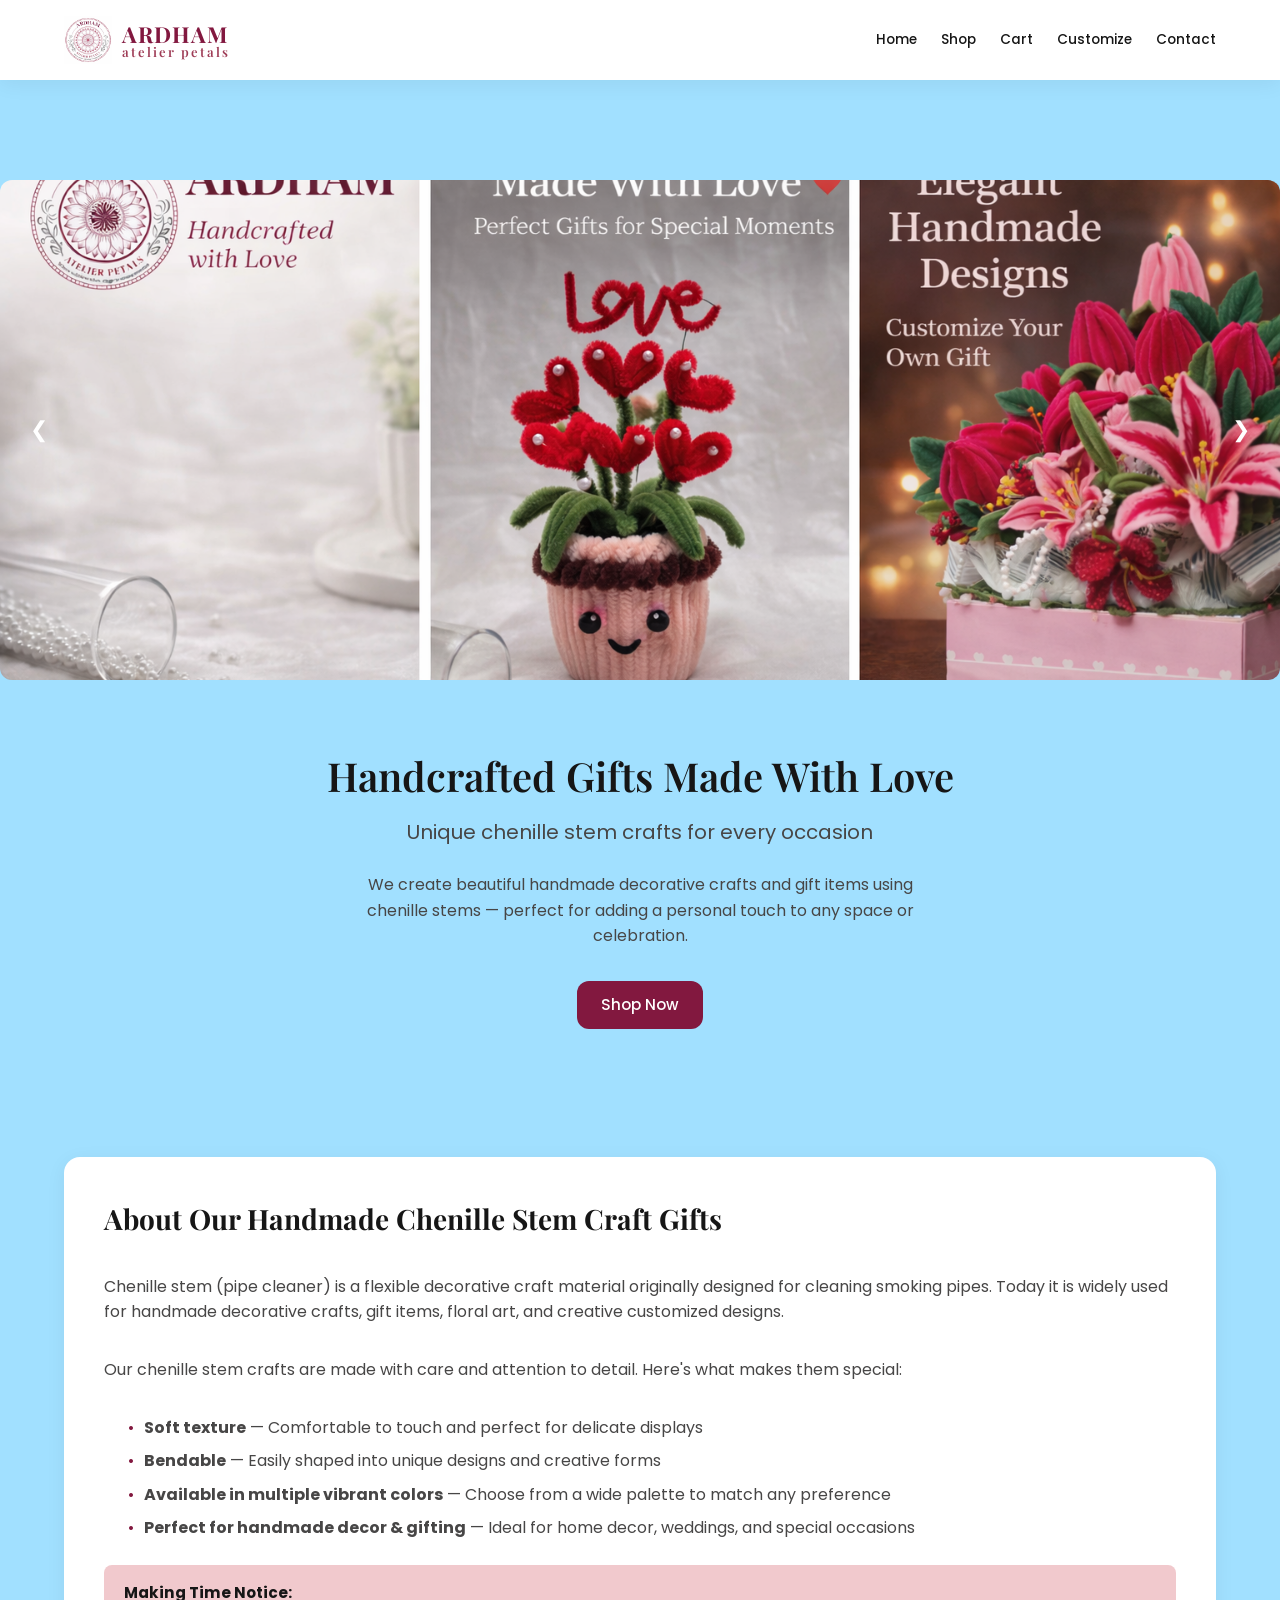
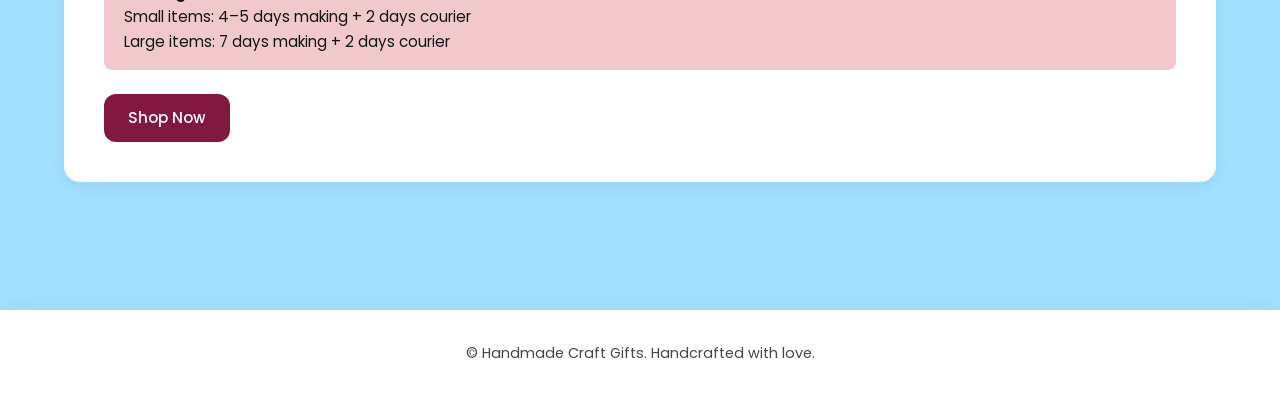
<file: index.html>
<!DOCTYPE html>
<html lang="en">
<head>
  <meta charset="UTF-8">
  <meta name="viewport" content="width=device-width, initial-scale=1.0">
  <title>Handmade Craft Gifts | Handcrafted With Love</title>

  <link rel="stylesheet" href="css/style.css">
  <link rel="stylesheet" href="https://cdn.jsdelivr.net/npm/bootstrap-icons@1.11.3/font/bootstrap-icons.css">

  <!-- ✅ Google Verification -->
  <meta name="google-site-verification" content="9LGcnX-VJD1yCaJr8x2S-STRRF8yaA0LdOqLFJ4HNm4" />

  <!-- ✅ Favicon -->
  <link rel="icon" href="/favicon.ico" type="image/x-icon">

  <!-- ✅ Logo Schema for Google -->
  <script type="application/ld+json">
  {
    "@context": "https://schema.org",
    "@type": "Organization",
    "name": "Ardham Gift",
    "url": "https://ardhamgift.com/",
    "logo": "https://ardhamgift.com/assets/logo.png"
  }
  </script>

</head>
<body>
  <!-- Header -->
<header class="header">
  <div class="container header-inner">
    
    <a href="index.html" class="logo" style="display:flex; align-items:center; gap:10px; text-decoration:none;">
      
      <img src="assets/logo.png" alt="ARDHAM" style="height:50px;">

      <div style="display:flex; flex-direction:column; line-height:1;">
        <span style="font-size:22px; font-weight:700; letter-spacing:1px; color:#82183f;">
          ARDHAM
        </span>
        <span style="font-size:13px; color:#9f3d57; letter-spacing:2px; text-transform:lowercase;">
          atelier petals
        </span>
      </div>

    </a>
  <button class="hamburger" aria-label="Toggle navigation">
        <span></span>
        <span></span>
        <span></span>
      </button>

      <nav class="nav">
        <a href="index.html">Home</a>
        <a href="shop.html">Shop</a>
        <a href="cart.html">Cart</a>
        <a href="customize.html">Customize</a>
        <a href="contact.html">Contact</a>
      </nav>

  </div>
</header>


  <main>

    <!-- Hero Section -->
     <div></div>
     <section class="image-slider">

  <div class="slider-container">

  <button class="slider-btn prev">&#10094;</button>

    <div class="slider">
      <img src="assets/Editimage1.png">
      <img src="assets/Editimage2.png">
      <img src="assets/Editimage3.png">
    </div>

 <button class="slider-btn next">&#10095;</button>
  </div>

</section>
     
    <section class="hero">
      <div class="container">
       

        <h1>Handcrafted Gifts Made With Love</h1>
        <p class="hero-tagline">Unique chenille stem crafts for every occasion</p>
        <p class="hero-intro">
          We create beautiful handmade decorative crafts and gift items using chenille stems — 
          perfect for adding a personal touch to any space or celebration.
        </p>
        <a href="shop.html" class="btn btn-primary">Shop Now</a>
      </div>
    </section>
    

    <!-- About Product Section -->
    <section class="section">
      <div class="container">
        <div class="about-product">
          <h2>About Our Handmade Chenille Stem Craft Gifts</h2>
          <p>
            Chenille stem (pipe cleaner) is a flexible decorative craft material originally designed 
            for cleaning smoking pipes. Today it is widely used for handmade decorative crafts, gift 
            items, floral art, and creative customized designs.
          </p>
          <p>
            Our chenille stem crafts are made with care and attention to detail. Here's what makes 
            them special:
          </p>
          <ul>
            <li><strong>Soft texture</strong> — Comfortable to touch and perfect for delicate displays</li>
            <li><strong>Bendable</strong> — Easily shaped into unique designs and creative forms</li>
            <li><strong>Available in multiple vibrant colors</strong> — Choose from a wide palette to match any preference</li>
            <li><strong>Perfect for handmade decor & gifting</strong> — Ideal for home decor, weddings, and special occasions</li>
          </ul>
          <div class="timeline-notice">
            <strong>Making Time Notice:</strong><br>
            Small items: 4–5 days making + 2 days courier<br>
            Large items: 7 days making + 2 days courier
          </div>
          <a href="shop.html" class="btn btn-primary">Shop Now</a>
        </div>
      </div>
    </section>
  </main>

  <!-- Footer -->
  <footer class="footer">
    <div class="container footer-inner">
      <p>&copy; Handmade Craft Gifts. Handcrafted with love.</p>
    </div>
  </footer>
<!-- MOBILE BOTTOM NAV -->
<div class="mobile-bottom-nav">

  <a href="index.html" class="nav-item active">
    <i class="bi bi-house"></i>
    <p>Home</p>
  </a>

  <a href="shop.html" class="nav-item">
    <i class="bi bi-grid"></i>
    <p>Shop</p>
  </a>

  <a href="cart.html" class="nav-item">
    <i class="bi bi-cart"></i>
    <p>Cart</p>
  </a>

  <a href="customize.html" class="nav-item">
    <i class="bi bi-chat"></i>
    <p>Customize</p>
  </a>

  <a href="contact.html" class="nav-item">
    <i class="bi bi-person"></i>
    <p>Contact</p>
  </a>

</div>
    <script src="js/script.js"></script>
  <script>

let slider = document.querySelector(".slider")
let slides = document.querySelectorAll(".slider img")

let index = 0

function showSlide(){

  if(index >= slides.length){
    index = 0
  }

  if(index < 0){
    index = slides.length - 1
  }

  slider.style.transform = "translateX(" + (-index * 100) + "%)"

}

/* buttons */

document.querySelector(".next").onclick = ()=>{
  index++
  showSlide()
}

document.querySelector(".prev").onclick = ()=>{
  index--
  showSlide()
}

/* auto slide */

// setInterval(()=>{
//   index++
//   showSlide()
// },7000)

</script>
</body>
</html>
</file>
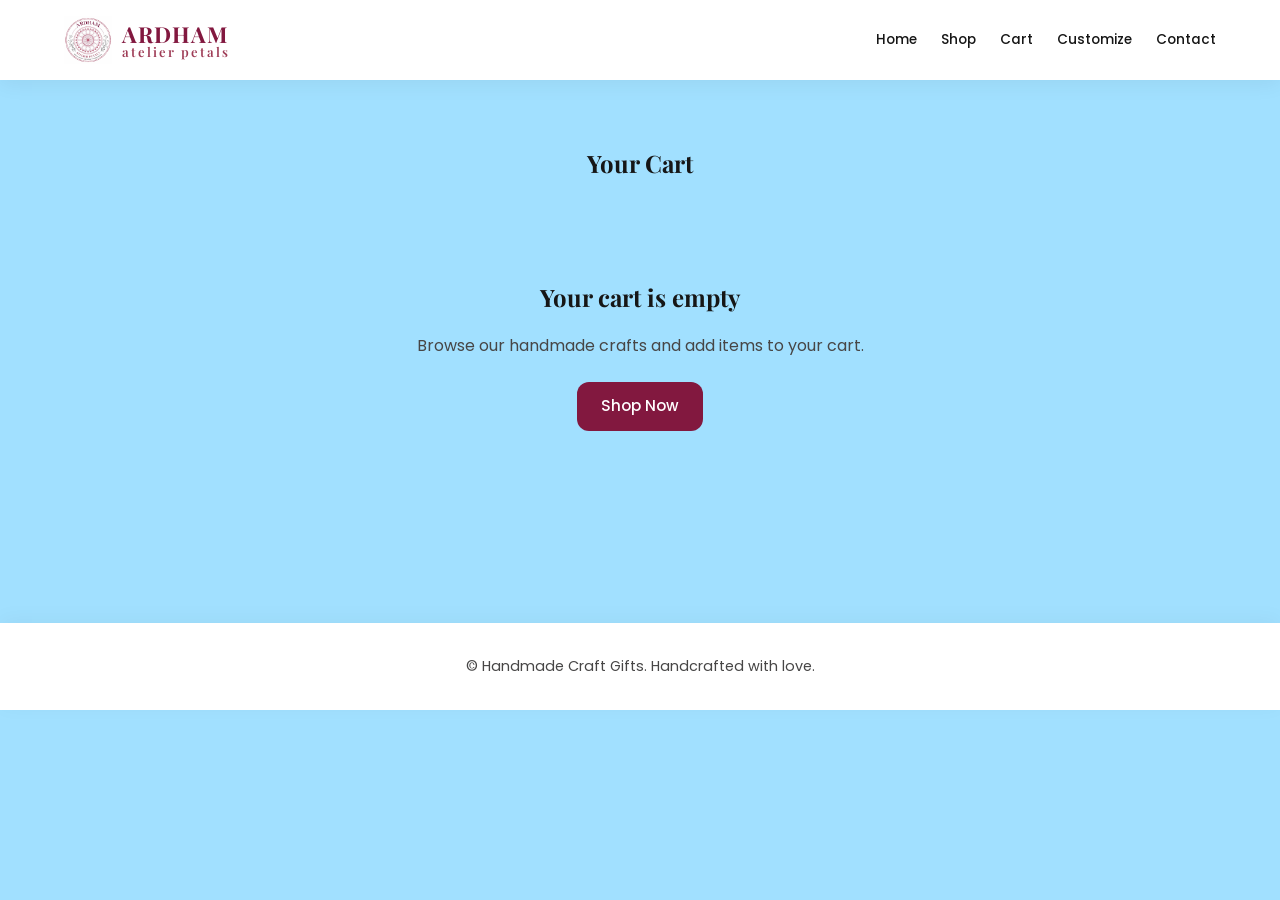
<file: cart.html>
<!DOCTYPE html>
<html lang="en">
<head>
  <meta charset="UTF-8">
  <meta name="viewport" content="width=device-width, initial-scale=1.0">
  <title>Handmade Craft Gifts | Handcrafted With Love</title>

  <link rel="stylesheet" href="css/style.css">
  <link rel="stylesheet" href="https://cdn.jsdelivr.net/npm/bootstrap-icons@1.11.3/font/bootstrap-icons.css">

  <!-- ✅ Google Verification -->
  <meta name="google-site-verification" content="9LGcnX-VJD1yCaJr8x2S-STRRF8yaA0LdOqLFJ4HNm4" />

  <!-- ✅ Favicon -->
  <link rel="icon" href="/favicon.ico" type="image/x-icon">

  <!-- ✅ Logo Schema for Google -->
  <script type="application/ld+json">
  {
    "@context": "https://schema.org",
    "@type": "Organization",
    "name": "Ardham Gift",
    "url": "https://ardhamgift.com/",
    "logo": "https://ardhamgift.com/assets/logo.png"
  }
  </script>

</head>
<body>

  <!-- ================= HEADER ================= -->
  <header class="header">
    <div class="container header-inner">
      <a href="index.html" class="logo" style="display:flex; align-items:center; gap:10px; text-decoration:none;">
        <img src="assets/logo.png" alt="ARDHAM" style="height:50px;">
        <div style="display:flex; flex-direction:column; line-height:1;">
          <span style="font-size:22px; font-weight:700; letter-spacing:1px; color:#82183f;">
            ARDHAM
          </span>
          <span style="font-size:13px; color:#9f3d57; letter-spacing:2px; text-transform:lowercase;">
            atelier petals
          </span>
        </div>
      </a>

      <button class="hamburger" aria-label="Toggle navigation">
      <span></span>
      <span></span>
      <span></span>
    </button>

      <nav class="nav">
        <a href="index.html">Home</a>
        <a href="shop.html">Shop</a>
        <a href="cart.html">Cart</a>
        <a href="customize.html">Customize</a>
        <a href="contact.html">Contact</a>
      </nav>
    </div>
  </header>


  <!-- ================= MAIN ================= -->
  <main>
    <section class="section">
      <div class="container">

        <h1 style="font-family: var(--font-display); margin-bottom: 2rem; text-align: center;">
          Your Cart
        </h1>

        <!-- Cart items injected here -->
        <div id="cartContent"></div>

        <!-- Cart Summary -->
        <div id="cartSummary" class="cart-summary" style="display: none;">
          <p class="cart-grand-total">
            Grand Total: <span class="rupee">₹</span><span id="grandTotal">0</span>
          </p>
          <p class="payment-note">
            Payment will be collected via WhatsApp Business UPI / Bank Transfer after order confirmation.
          </p>
          <button class="btn btn-primary whatsapp-btn"
                  id="placeOrderBtn"
                  onclick="placeOrderViaWhatsApp()">
            Place Order via WhatsApp
          </button>
          <a href="shop.html" class="btn btn-primary">Shop More </a>
        </div>

      </div>
    </section>
  </main>


  <!-- ================= FOOTER ================= -->
  <footer class="footer">
    <div class="container footer-inner">
      <p>&copy; Handmade Craft Gifts. Handcrafted with love.</p>
    </div>
  </footer>
<!-- MOBILE BOTTOM NAV -->
<div class="mobile-bottom-nav">

  <a href="index.html" class="nav-item ">
    <i class="bi bi-house"></i>
    <p>Home</p>
  </a>

  <a href="shop.html" class="nav-item">
    <i class="bi bi-grid"></i>
    <p>Shop</p>
  </a>

  <a href="cart.html" class="nav-item active">
    <i class="bi bi-cart"></i>
    <p>Cart</p>
  </a>

  <a href="customize.html" class="nav-item">
    <i class="bi bi-chat"></i>
    <p>Customize</p>
  </a>

  <a href="contact.html" class="nav-item">
    <i class="bi bi-person"></i>
    <p>Contact</p>
  </a>

</div>

  
  <!-- Main global script (IMPORTANT - Must come first) -->
  <script src="js/script.js"></script>

  <script>
    /* =====================================================
       CART PAGE LOGIC
       Depends on functions from script.js:
       getCart(), updateCartItem(), removeFromCart(),
       getGrandTotal(), buildOrderMessage(), openWhatsApp()
    ===================================================== */

    function renderCart() {
      const cart = getCart();
      const contentEl = document.getElementById('cartContent');
      const summaryEl = document.getElementById('cartSummary');

      // If cart empty
      if (!cart || cart.length === 0) {
        contentEl.innerHTML = `
          <div class="cart-empty">
            <h2>Your cart is empty</h2>
            <p>Browse our handmade crafts and add items to your cart.</p>
            <a href="shop.html" class="btn btn-primary">Shop Now</a>
          </div>
        `;
        summaryEl.style.display = 'none';
        return;
      }

      // Render items
      contentEl.innerHTML = `
        <div class="cart-items">
          ${cart.map((item, idx) => renderCartItem(item, idx)).join('')}
        </div>
      `;

      // Show summary
      summaryEl.style.display = 'block';
      document.getElementById('grandTotal').textContent = getGrandTotal(cart);

      // Attach listeners
      cart.forEach((item, idx) => {
        attachCartItemListeners(idx);
      });
    }


    function renderCartItem(item, idx) {
  return `
    <div class="cart-item" data-idx="${idx}">
      
      <img src="${item.image}" alt="${item.name}" class="cart-item-image">

      <div class="cart-item-details">
        <span class="cart-item-name">${item.name}</span>
        <span class="cart-item-meta">
          Color: ${item.color} |
          Lighting: ${item.lighting ? 'Yes (+₹100)' : 'No'} |
          Qty: ${item.quantity}
        </span>

        <!-- Edit Panel -->
        <div class="cart-item-edit" id="edit-${idx}">
          <div class="form-row">

            <a>
              <label>Color</label>
  <select class="edit-color" data-idx="${idx}">
    <option value="Red" ${item.color === "Red" ? "selected" : ""}>Red</option>
    <option value="Pink" ${item.color === "Pink" ? "selected" : ""}>Pink</option>
    <option value="Blue" ${item.color === "yellow" ? "selected" : ""}>yellow</option>
    <option value="Custom" ${item.color === "Custom" ? "selected" : ""}>Custom</option>
  </select>

            </a>

            <a>
              <label>Lighting</label>
              <select class="edit-lighting" data-idx="${idx}">
                <option value="false" ${!item.lighting ? 'selected' : ''}>No</option>
                <option value="true" ${item.lighting ? 'selected' : ''}>Yes (+₹100)</option>
              </select>
            </a>

            <a>
              <label>Quantity</label>
              <div class="qty-control" data-idx="${idx}">
                <button type="button" class="qty-btn minus">−</button>
                <input type="number" class="edit-qty" value="${item.quantity}" min="1" data-idx="${idx}" readonly>
                <button type="button" class="qty-btn plus">+</button>
              </div>
            </a>

            <button class="btn btn-primary btn-save-edit" data-idx="${idx}">
              Save
            </button>

          </div>
        </div>

      </div>

      <div class="cart-item-actions">
        <span class="cart-item-price">
          <span class="rupee">₹</span>${item.total}
        </span>

        <div class="cart-item-buttons">
          <button class="btn btn-outline btn-edit" data-idx="${idx}">
            Edit
          </button>
          <button class="btn btn-outline btn-remove" data-idx="${idx}">
            Remove
          </button>
        </div>
      </div>

    </div>
  `;
}


      // ✅ Idha paste pannunga (updated code with +/- buttons)
function attachCartItemListeners(idx) {
  const editBtn = document.querySelector(`.btn-edit[data-idx="${idx}"]`);
  const saveBtn = document.querySelector(`.btn-save-edit[data-idx="${idx}"]`);
  const removeBtn = document.querySelector(`.btn-remove[data-idx="${idx}"]`);
  const editPanel = document.getElementById(`edit-${idx}`);

  // Edit Toggle
  editBtn?.addEventListener('click', () => {
    editPanel.classList.toggle('active');
  });

  // Save Changes
  saveBtn?.addEventListener('click', () => {
    const color = document.querySelector(`.edit-color[data-idx="${idx}"]`).value;
    const lighting = document.querySelector(`.edit-lighting[data-idx="${idx}"]`).value === 'true';
    const quantity = parseInt(document.querySelector(`.edit-qty[data-idx="${idx}"]`).value) || 1;

    updateCartItem(idx, { color, lighting, quantity });
    renderCart();
  });

  // Remove Item
  removeBtn?.addEventListener('click', () => {
    removeFromCart(idx);
    renderCart();
  });

  // 🔥 NEW: Quantity +/- Buttons
  const qtyContainer = document.querySelector(`.qty-control[data-idx="${idx}"]`);
  const qtyInput = document.querySelector(`.edit-qty[data-idx="${idx}"]`);
  
  qtyContainer?.querySelector('.minus')?.addEventListener('click', (e) => {
    e.stopPropagation();
    let val = parseInt(qtyInput.value) || 1;
    if (val > 1) qtyInput.value = val - 1;
  });

  qtyContainer?.querySelector('.plus')?.addEventListener('click', (e) => {
    e.stopPropagation();
    let val = parseInt(qtyInput.value) || 1;
    qtyInput.value = val + 1;
  });

  // Manual input validation
  qtyInput?.addEventListener('change', () => {
    let val = parseInt(qtyInput.value);
    if (!val || val < 1) qtyInput.value = 1;
  });
}


function placeOrderViaWhatsApp() {

  const cart = getCart();

  if (!cart || cart.length === 0) {
    alert("Your cart is empty");
    return;
  }

  let message = "NEW ORDER - ARDHAM ATELIER PETALS\n\n";

  cart.forEach((item, index) => {

    message += `Item ${index + 1}\n`;
    message += `Name: ${item.name}\n`;
    message += `Color: ${item.color}\n`;
    message += `Lighting: ${item.lighting ? "Yes (+₹100)" : "No"}\n`;
    message += `Quantity: ${item.quantity}\n`;
    message += `Price: ₹${item.total}\n`;
    message += `Image: ${item.image}\n\n`;

  });

  message += `Grand Total: ₹${getGrandTotal(cart)}\n\n`;
  message += `Please confirm this order.`;

      const phone = "918431196545";
      
      const whatsappURL =
        `https://wa.me/${phone}?text=${encodeURIComponent(message)}`;
      
      // WhatsApp open
      window.open(whatsappURL, "_blank");
      
      // 🔥 Cart clear
      localStorage.removeItem("cart");
      
      // Cart page refresh
      renderCart();
      
    }
    
    // Render cart when page loads
    document.addEventListener("DOMContentLoaded", renderCart);
    
  </script>

</body>
</html>
</file>
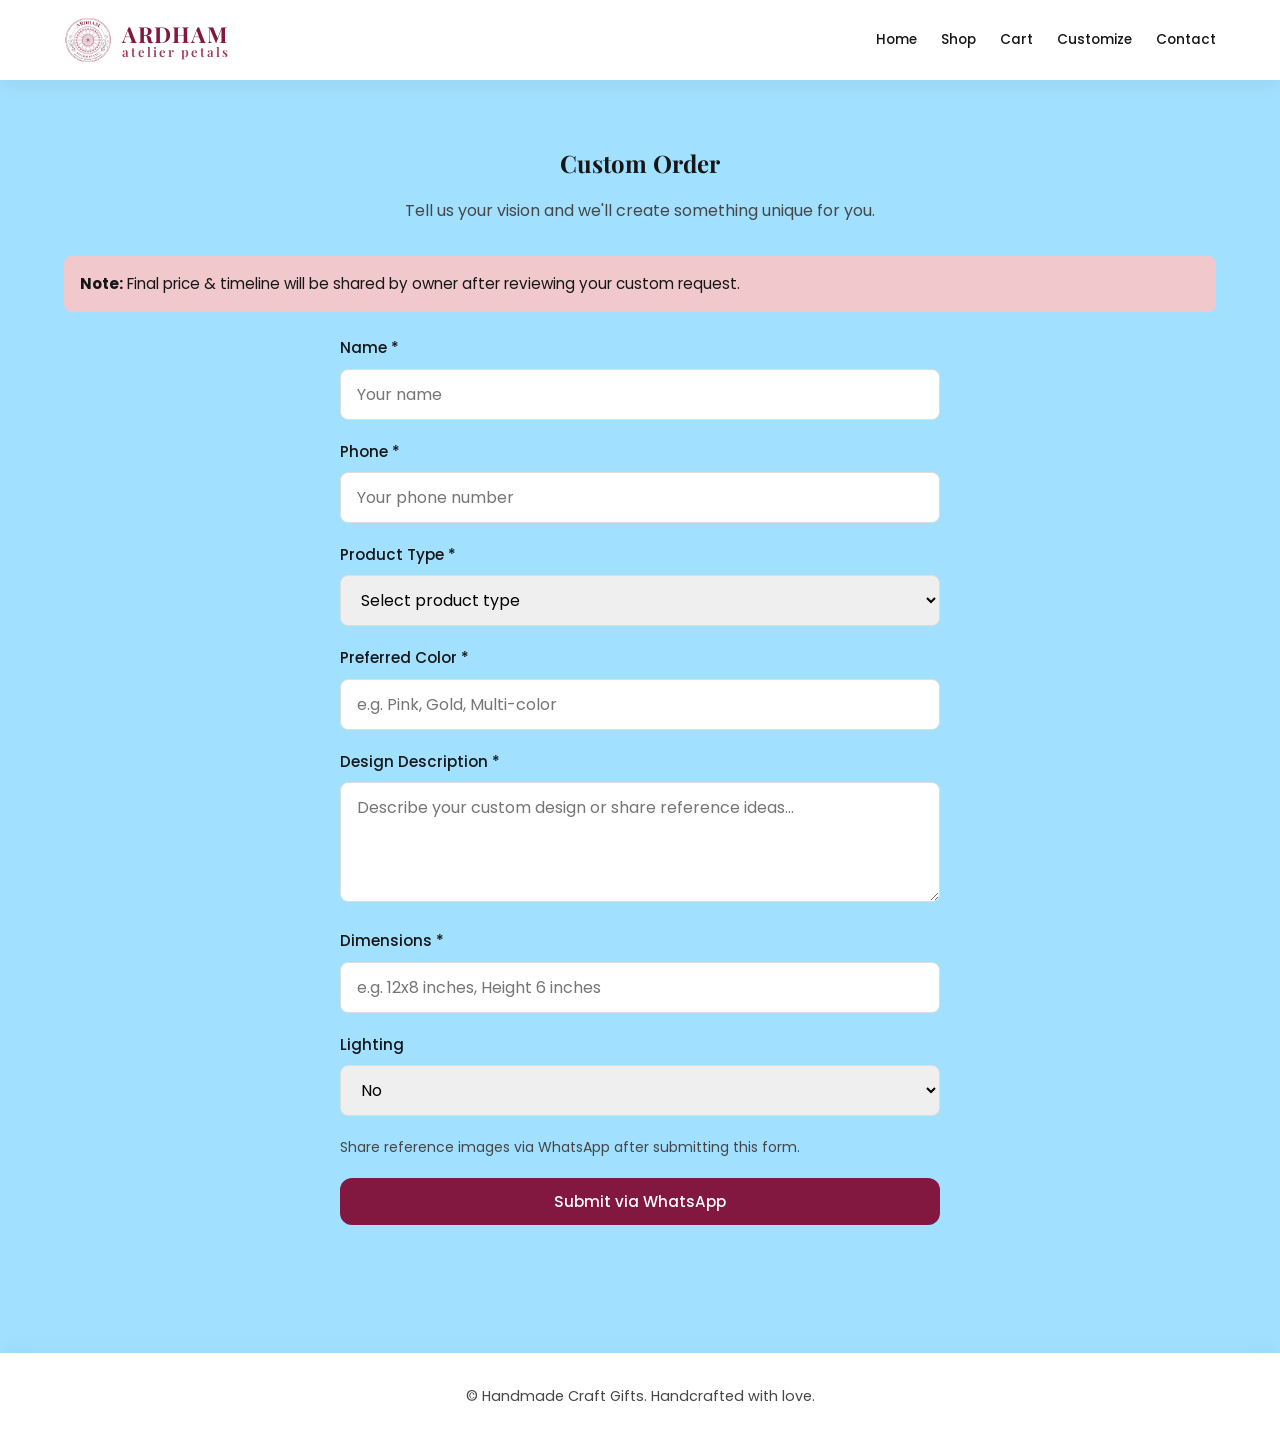
<file: customize.html>
<!DOCTYPE html>
<html lang="en">
<head>
  <meta charset="UTF-8">
  <meta name="viewport" content="width=device-width, initial-scale=1.0">
  <title>Handmade Craft Gifts | Handcrafted With Love</title>

  <link rel="stylesheet" href="css/style.css">
  <link rel="stylesheet" href="https://cdn.jsdelivr.net/npm/bootstrap-icons@1.11.3/font/bootstrap-icons.css">

  <!-- ✅ Google Verification -->
  <meta name="google-site-verification" content="9LGcnX-VJD1yCaJr8x2S-STRRF8yaA0LdOqLFJ4HNm4" />

  <!-- ✅ Favicon -->
  <link rel="icon" href="/favicon.ico" type="image/x-icon">

  <!-- ✅ Logo Schema for Google -->
  <script type="application/ld+json">
  {
    "@context": "https://schema.org",
    "@type": "Organization",
    "name": "Ardham Gift",
    "url": "https://ardhamgift.com/",
    "logo": "https://ardhamgift.com/assets/logo.png"
  }
  </script>

</head>
<body>
  <!-- Header -->
  <header class="header">
    <div class="container header-inner">
      <a href="index.html" class="logo" style="display:flex; align-items:center; gap:10px; text-decoration:none;">
        <img src="assets/logo.png" alt="ARDHAM" style="height:50px;">
        <div style="display:flex; flex-direction:column; line-height:1;">
          <span style="font-size:22px; font-weight:700; letter-spacing:1px; color:#82183f;">
            ARDHAM
          </span>
          <span style="font-size:13px; color:#9f3d57; letter-spacing:2px; text-transform:lowercase;">
            atelier petals
          </span>
        </div>
      </a>

      <button class="hamburger" aria-label="Toggle navigation">
        <span></span>
        <span></span>
        <span></span>
      </button>

      <nav class="nav">
        <a href="index.html">Home</a>
        <a href="shop.html">Shop</a>
        <a href="cart.html">Cart</a>
        <a href="customize.html">Customize</a>
        <a href="contact.html">Contact</a>
      </nav>
    </div>
  </header>

  <main>
    <section class="section">
      <div class="container">
        <h1 style="font-family: var(--font-display); margin-bottom: 1rem; text-align: center;">Custom Order</h1>
        <p style="text-align: center; color: var(--text-muted); margin-bottom: 2rem;">
          Tell us your vision and we'll create something unique for you.
        </p>

        <div class="customize-note">
          <strong>Note:</strong> Final price & timeline will be shared by owner after reviewing your custom request.
        </div>

        <form id="customizeForm" style="max-width: 600px; margin: 0 auto;">
          <div class="form-group">
            <label for="name">Name *</label>
            <input type="text" id="name" name="name" required placeholder="Your name">
            <small class="error-message" id="nameError"></small>
          </div>

         <div class="form-group">
  <label for="phone">Phone *</label>
  <input type="tel" id="phone" name="phone" maxlength="10" required placeholder="Your phone number">
  <small class="error-message" id="phoneError"></small>
</div>

          <div class="form-group">
            <label for="productType">Product Type *</label>
            <select id="productType" name="productType" required>
              <option value="">Select product type</option>
              <option value="Bouquet">Bouquet</option>
              <option value="Wall Decor">Wall Decor</option>
              <option value="Table Centerpiece">Table Centerpiece</option>
              <option value="Gift Set">Gift Set</option>
              <option value="Figure / Character">Figure / Character</option>
              <option value="Other">Other</option>
            </select>
            <small class="error-message" id="productTypeError"></small>
          </div>

          <div class="form-group">
            <label for="color">Preferred Color *</label>
            <input type="text" id="color" name="color" placeholder="e.g. Pink, Gold, Multi-color" required>
            <small class="error-message" id="colorError"></small>
          </div>

          <div class="form-group">
            <label for="design">Design Description *</label>
            <textarea id="design" name="design" placeholder="Describe your custom design or share reference ideas..." required></textarea>
            <small class="error-message" id="designError"></small>
          </div>

          <div class="form-group">
            <label for="dimensions">Dimensions *</label>
            <input type="text" id="dimensions" name="dimensions" placeholder="e.g. 12x8 inches, Height 6 inches" required>
            <small class="error-message" id="dimensionsError"></small>
          </div>

          <div class="form-group">
            <label for="lighting">Lighting</label>
            <select id="lighting" name="lighting">
              <option value="No">No</option>
              <option value="Yes">Yes</option>
            </select>
          </div>

          <div class="form-group">
           
            <p class="form-note">Share reference images via WhatsApp after submitting this form.</p>
          </div>

          <button type="submit" class="btn btn-primary" style="width: 100%;">Submit via WhatsApp</button>
        </form>
      </div>
    </section>
  </main>

  <!-- Footer -->
  <footer class="footer">
    <div class="container footer-inner">
      <p>&copy; Handmade Craft Gifts. Handcrafted with love.</p>
    </div>
  </footer>
<!-- MOBILE BOTTOM NAV -->
<div class="mobile-bottom-nav">

  <a href="index.html" class="nav-item">
    <i class="bi bi-house"></i>
    <p>Home</p>
  </a>

  <a href="shop.html" class="nav-item">
    <i class="bi bi-grid"></i>
    <p>Shop</p>
  </a>

  <a href="cart.html" class="nav-item">
    <i class="bi bi-cart"></i>
    <p>Cart</p>
  </a>

  <a href="customize.html" class="nav-item active">
    <i class="bi bi-chat"></i>
    <p>Customize</p>
  </a>

  <a href="contact.html" class="nav-item">
    <i class="bi bi-person"></i>
    <p>Contact</p>
  </a>

</div>
  <script src="js/script.js"></script>
  <script>
    document.getElementById('customizeForm').addEventListener('submit', (e) => {
      e.preventDefault();

      const formData = {
        name: document.getElementById('name').value,
        phone: document.getElementById('phone').value,
        productType: document.getElementById('productType').value || '—',
        color: document.getElementById('color').value || '—',
        design: document.getElementById('design').value || '—',
        dimensions: document.getElementById('dimensions').value || '—',
        lighting: document.getElementById('lighting').value
      };

      const message = buildCustomMessage(formData);
      openWhatsApp(message);
    });
  </script>
</body>
</html>
</file>
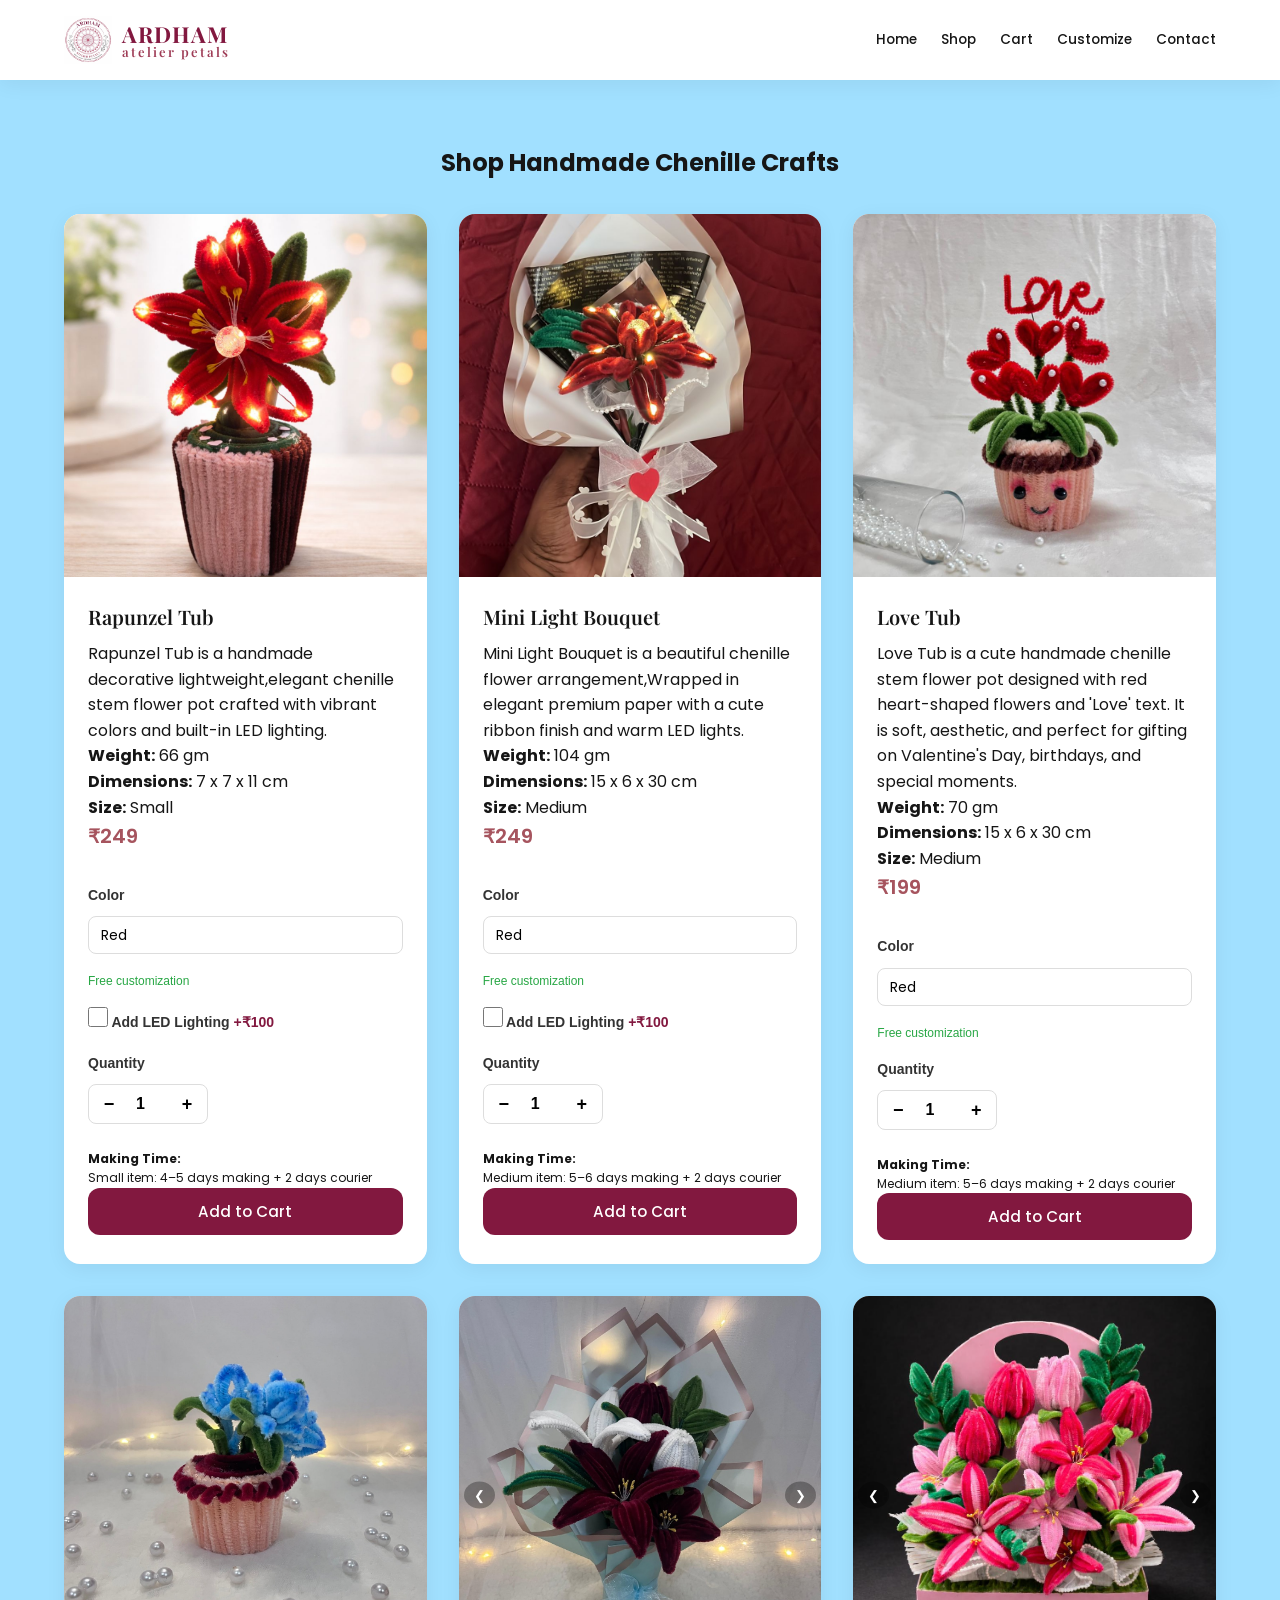
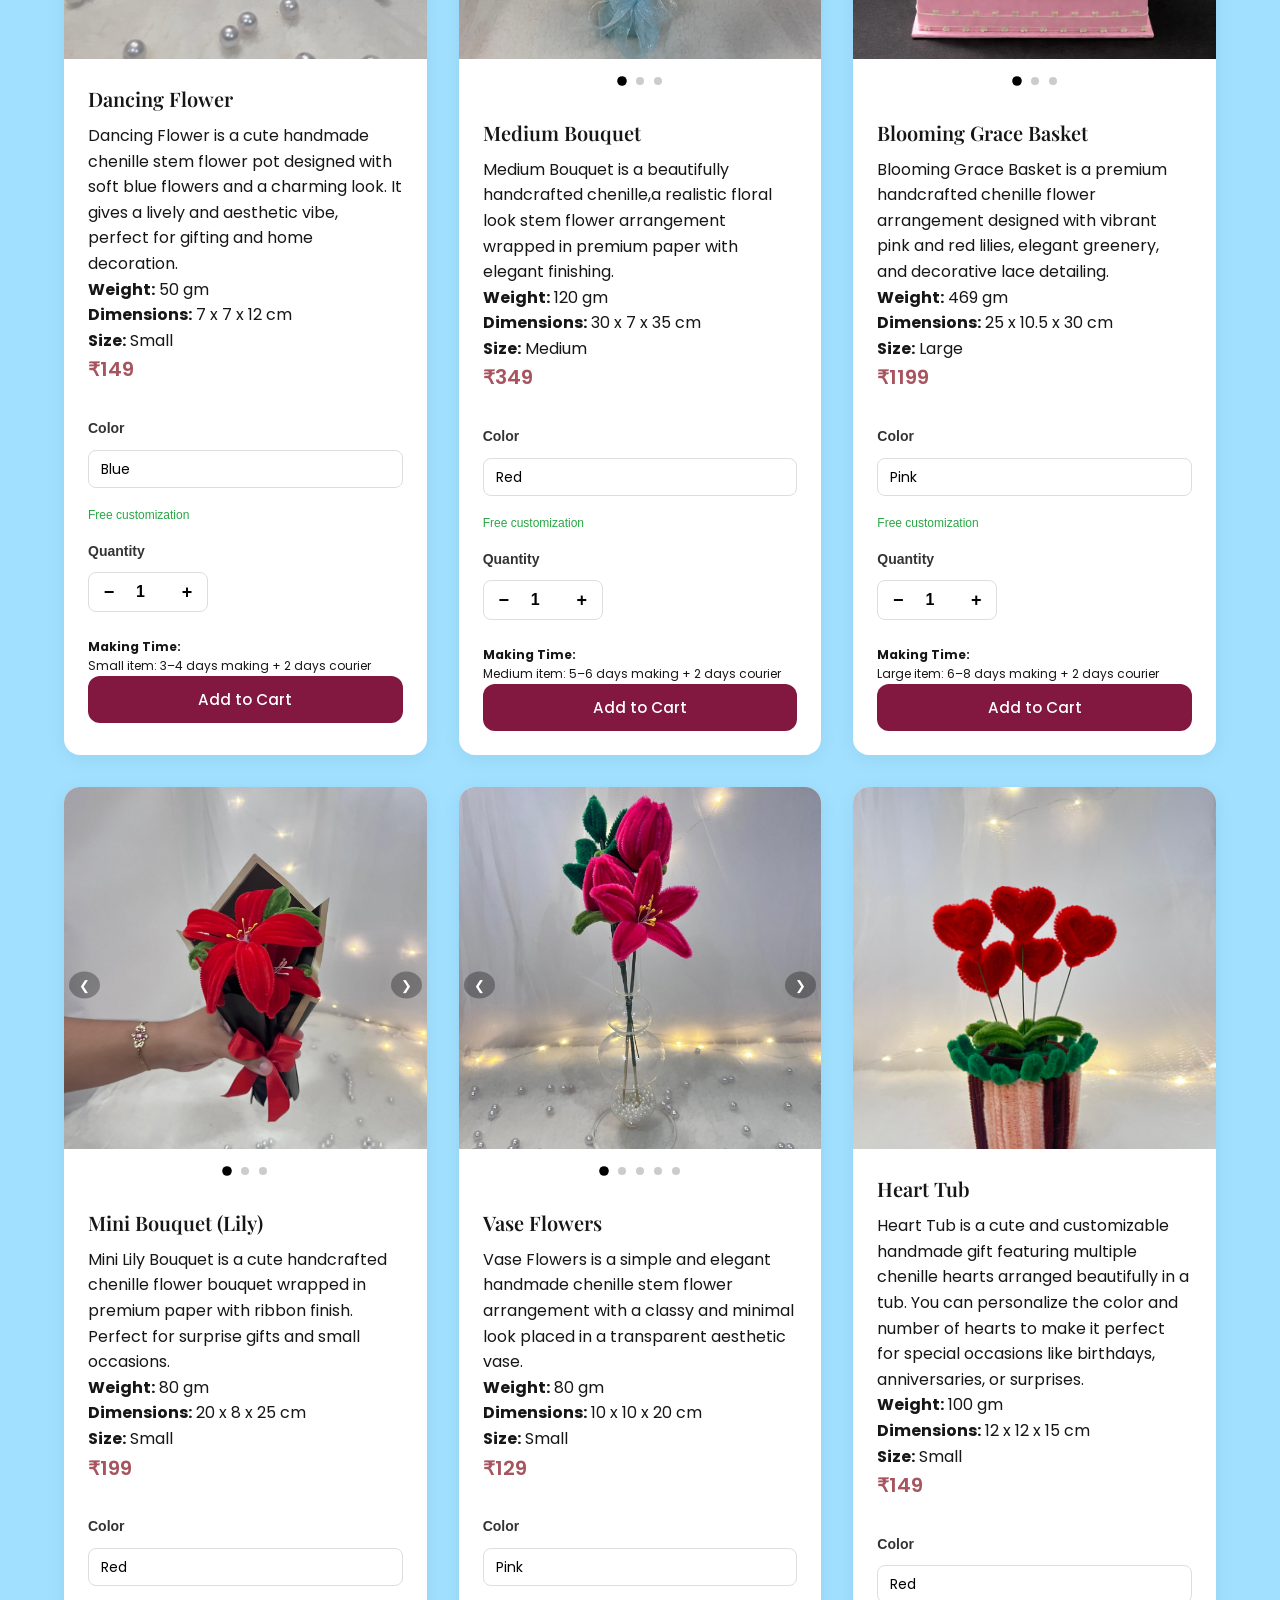
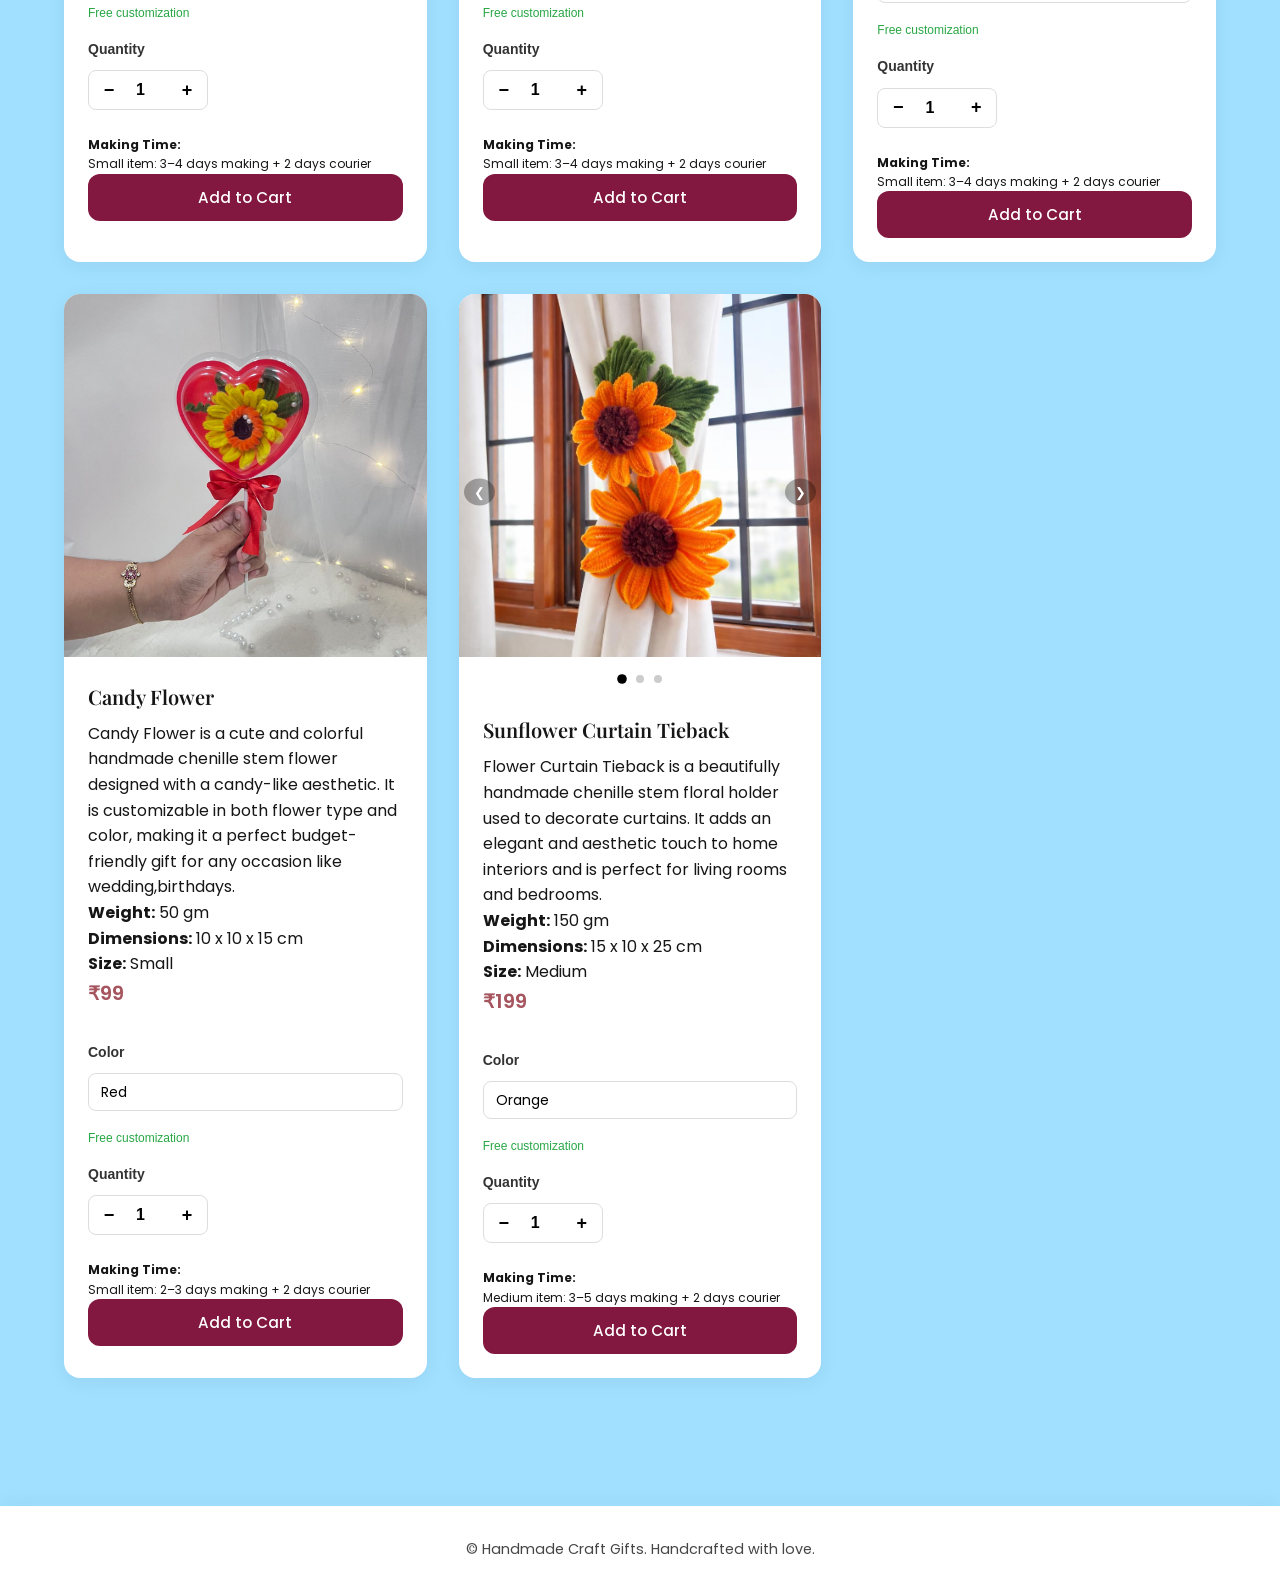
<file: products.html>
<!DOCTYPE html>
<html lang="en">
<head>
  <meta charset="UTF-8">
  <meta name="viewport" content="width=device-width, initial-scale=1.0">
  <title>Shop | Handmade Craft Gifts</title>
  <link rel="stylesheet" href="css/style.css">
</head>
<body>

<header class="header">
  <div class="container header-inner">
    <a href="index.html" class="logo" style="display:flex; align-items:center; gap:10px; text-decoration:none;">
      <img src="assets/logo.png" alt="ARDHAM" style="height:50px;">
      <div style="display:flex; flex-direction:column; line-height:1;">
        <span style="font-size:22px; font-weight:700; letter-spacing:1px; color:#82183f;">
          ARDHAM
        </span>
        <span style="font-size:13px; color:#9f3d57; letter-spacing:2px; text-transform:lowercase;">
          atelier petals
        </span>
      </div>
    </a>

    <button class="hamburger" aria-label="Toggle navigation">
      <span></span>
      <span></span>
      <span></span>
    </button>

    <nav class="nav">
      <a href="index.html">Home</a>
      <a href="products.html">Shop</a>
      <a href="cart.html">Cart</a>
      <a href="customize.html">Customize</a>
      <a href="contact.html">Contact</a>
    </nav>
  </div>
</header>


<main>
  <section class="section">
    <div class="container">
      <h1 style="text-align:center; margin-bottom:2rem;">Shop Handmade Chenille Crafts</h1>
      <div class="product-grid" id="productGrid"></div>
    </div>
  </section>
</main>

<footer class="footer">
  <div class="container footer-inner">
    <p>&copy; Handmade Craft Gifts. Handcrafted with love.</p>
  </div>
</footer>

<script src="js/script.js"></script>
</body>
</html>
</file>
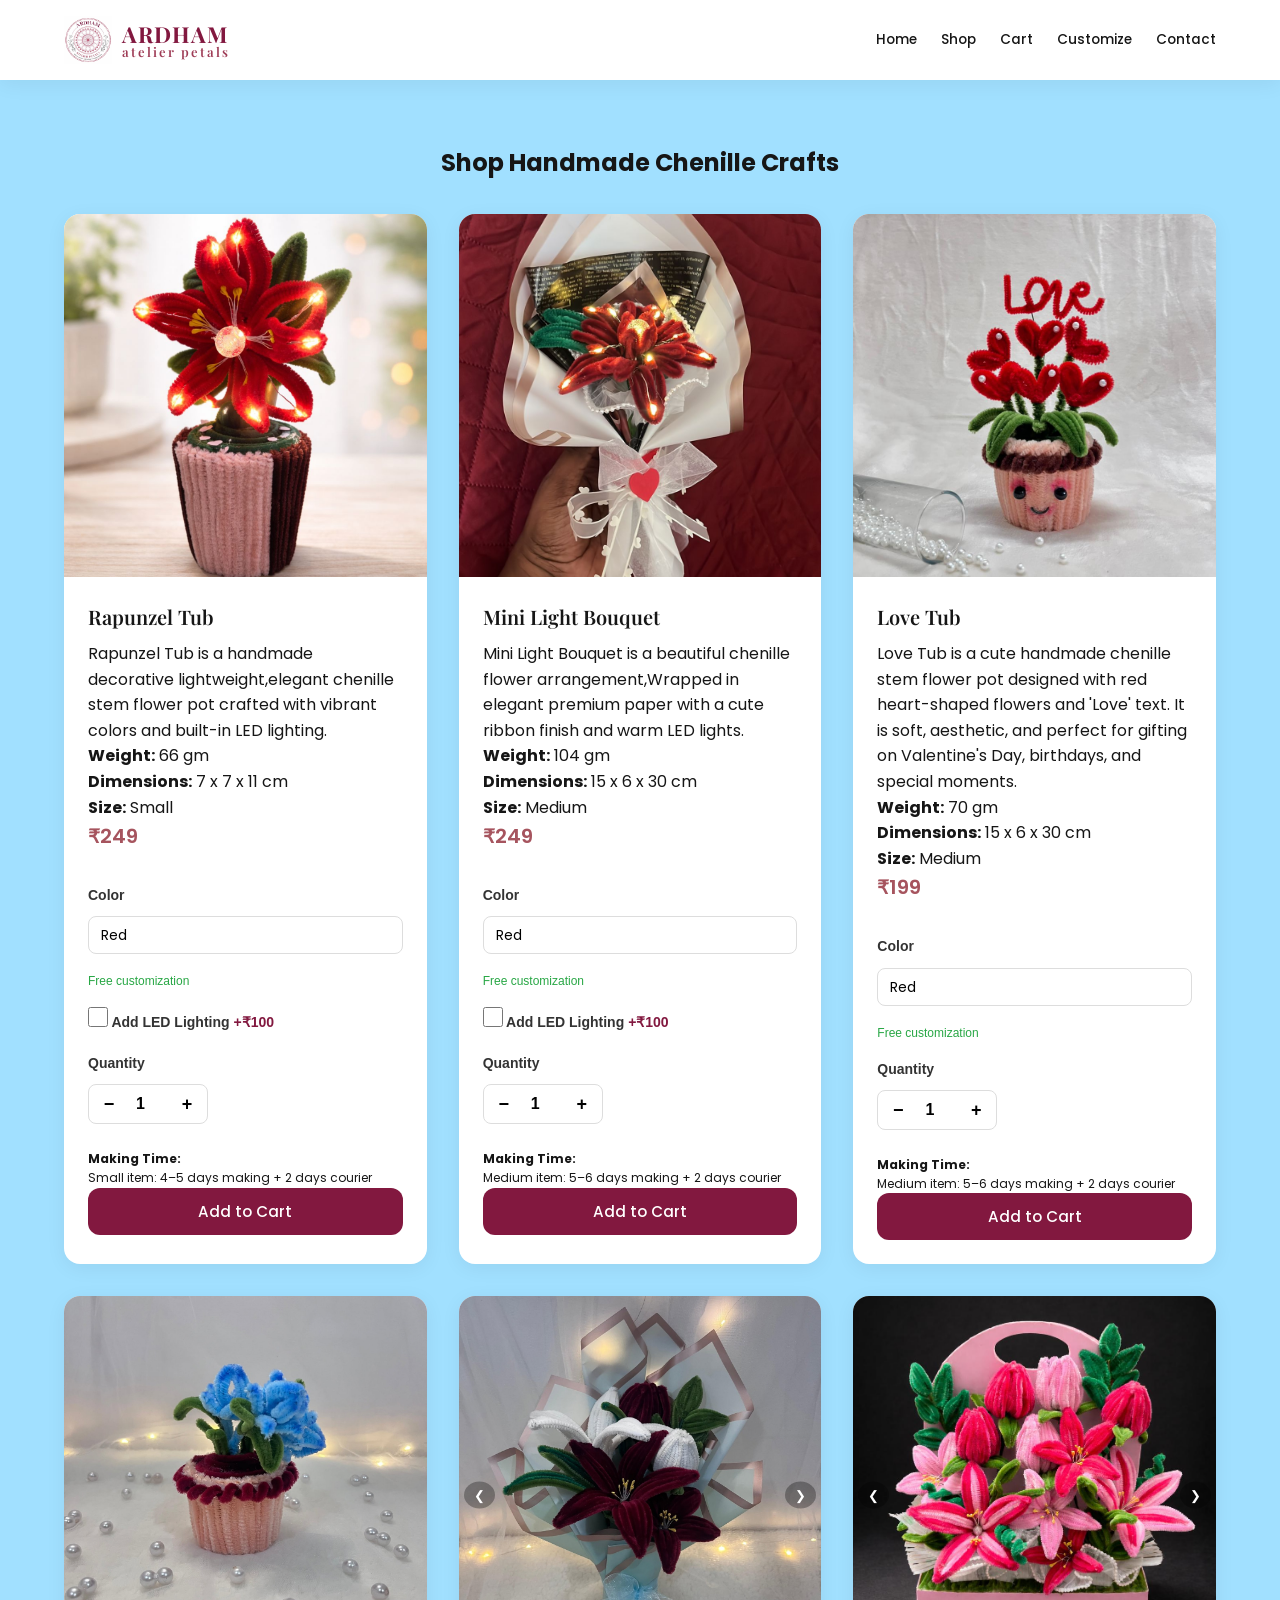
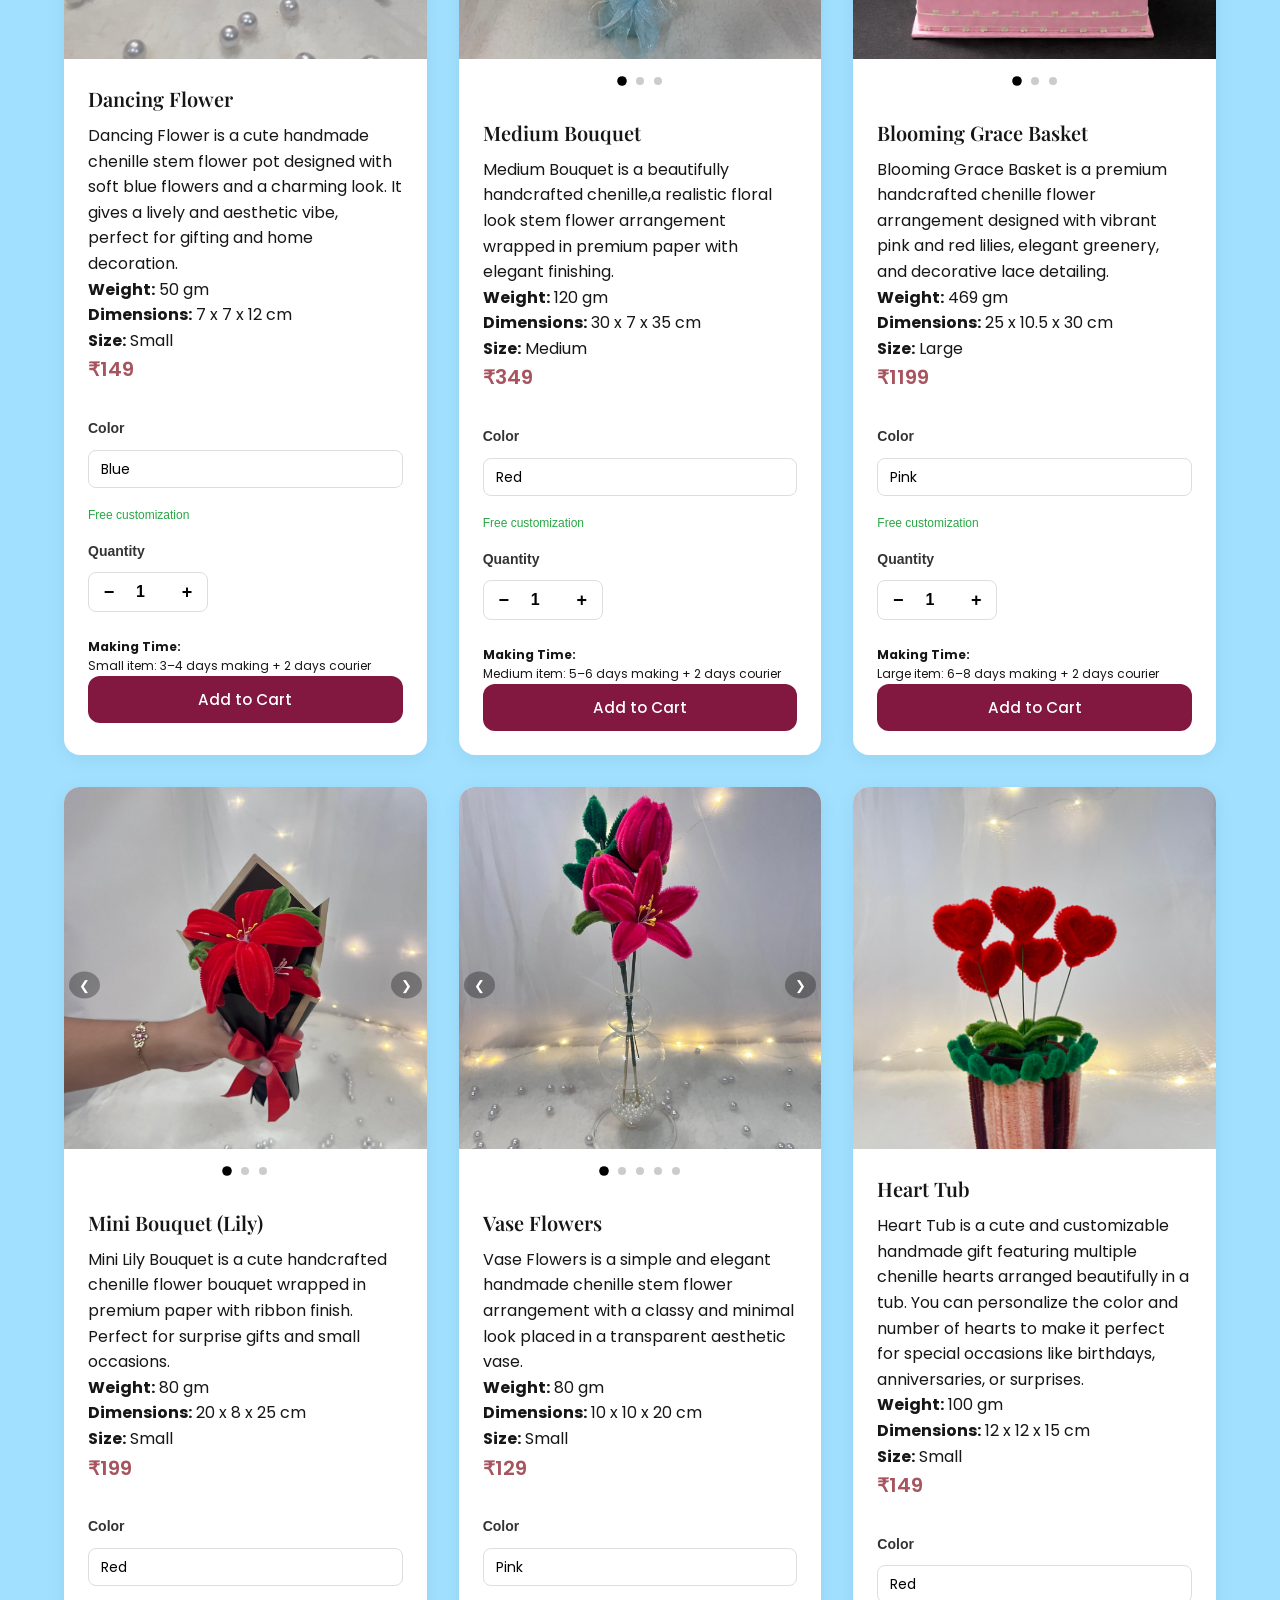
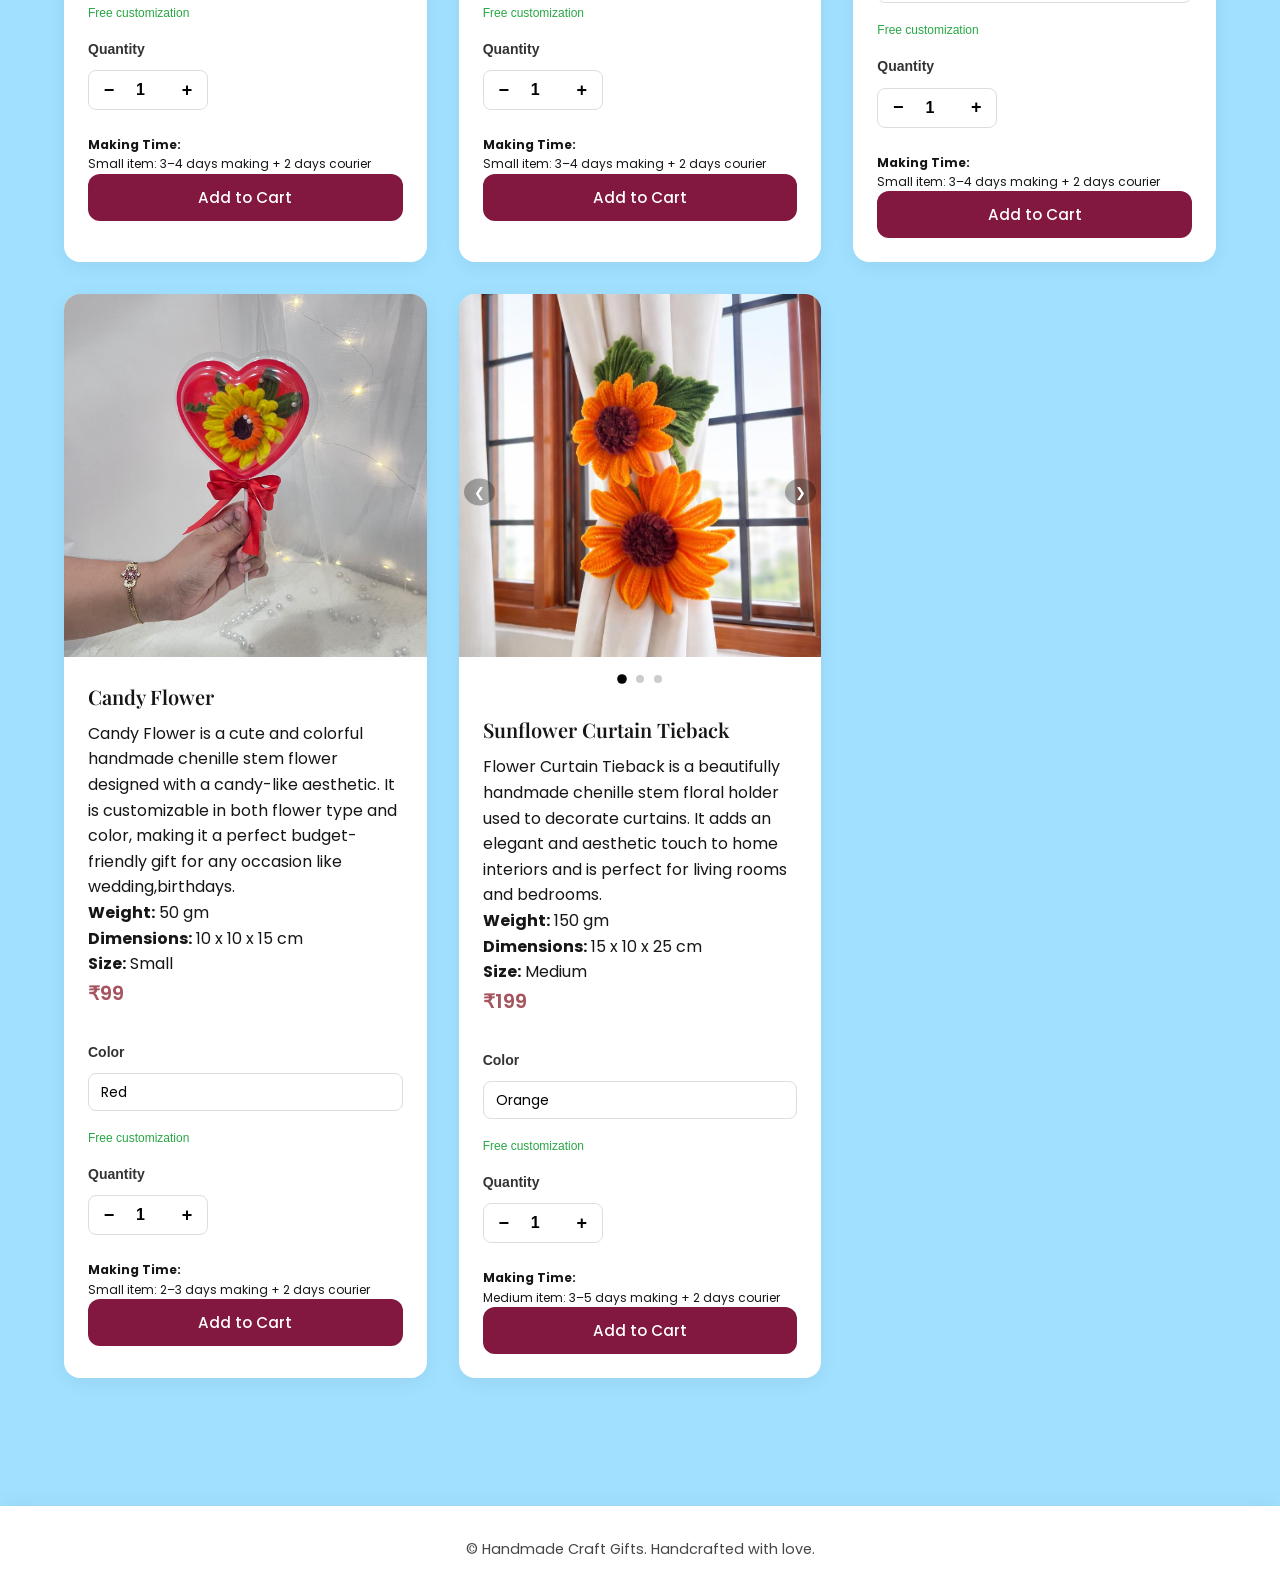
<file: shop.html>
<!DOCTYPE html>
<html lang="en">
<head>
  <meta charset="UTF-8">
  <meta name="viewport" content="width=device-width, initial-scale=1.0">
  <title>Handmade Craft Gifts | Handcrafted With Love</title>

  <link rel="stylesheet" href="css/style.css">
  <link rel="stylesheet" href="https://cdn.jsdelivr.net/npm/bootstrap-icons@1.11.3/font/bootstrap-icons.css">

  <!-- ✅ Google Verification -->
  <meta name="google-site-verification" content="9LGcnX-VJD1yCaJr8x2S-STRRF8yaA0LdOqLFJ4HNm4" />

  <!-- ✅ Favicon -->
  <link rel="icon" href="/favicon.ico" type="image/x-icon">

  <!-- ✅ Logo Schema for Google -->
  <script type="application/ld+json">
  {
    "@context": "https://schema.org",
    "@type": "Organization",
    "name": "Ardham Gift",
    "url": "https://ardhamgift.com/",
    "logo": "https://ardhamgift.com/assets/logo.png"
  }
  </script>

</head>
<body>

<header class="header">
  <div class="container header-inner">
    <a href="index.html" class="logo" style="display:flex; align-items:center; gap:10px; text-decoration:none;">
      <img src="assets/logo.png" alt="ARDHAM" style="height:50px;">
      <div style="display:flex; flex-direction:column; line-height:1;">
        <span style="font-size:22px; font-weight:700; letter-spacing:1px; color:#82183f;">
          ARDHAM
        </span>
        <span style="font-size:13px; color:#9f3d57; letter-spacing:2px; text-transform:lowercase;">
          atelier petals
        </span>
      </div>
    </a>

    <button class="hamburger" aria-label="Toggle navigation">
      <span></span>
      <span></span>
      <span></span>
    </button>

    <nav class="nav">
      <a href="index.html">Home</a>
      <a href="shop.html">Shop</a>
      <a href="cart.html">Cart</a>
      <a href="customize.html">Customize</a>
      <a href="contact.html">Contact</a>
    </nav>
  </div>
</header>


<main>
  <section class="section">
    <div class="container">
      <h1 style="text-align:center; margin-bottom:2rem;">Shop Handmade Chenille Crafts</h1>
      <div class="product-grid" id="productGrid"></div>
    </div>
  </section>
</main>

<footer class="footer">
  <div class="container footer-inner">
    <p>&copy; Handmade Craft Gifts. Handcrafted with love.</p>
  </div>
</footer>
<!-- MOBILE BOTTOM NAV -->
<div class="mobile-bottom-nav">

  <a href="index.html" class="nav-item ">
    <i class="bi bi-house"></i>
    <p>Home</p>
  </a>

  <a href="shop.html" class="nav-item active">
    <i class="bi bi-grid"></i>
    <p>Shop</p>
  </a>

  <a href="cart.html" class="nav-item">
    <i class="bi bi-cart"></i>
    <p>Cart</p>
  </a>

  <a href="customize.html" class="nav-item">
    <i class="bi bi-chat"></i>
    <p>Customize</p>
  </a>

  <a href="contact.html" class="nav-item">
    <i class="bi bi-person"></i>
    <p>Contact</p>
  </a>

</div>
<script src="js/script.js"></script>
</body>
</html>
</file>
<file: css/style.css>
/* ============================================
   Handmade Craft Gift - Elegant Pastel Theme
   Google Fonts: Playfair Display + Poppins
   ============================================ */

@import url('https://fonts.googleapis.com/css2?family=Playfair+Display:wght@400;500;600;700&family=Poppins:wght@300;400;500;600&display=swap');

/* -------------------- CSS Variables -------------------- */
:root {
  --bg-cream:		#a1e0ff;
  --bg-cream-dark: #F5F0E8;
 --accent-pink: #82183f;
--accent-pink-hover: #A6545E;
--accent-pink-light: #F1C9CD;
  --text-dark: #161616;
  --text-muted: #474646;
  --white: #FFFFFF;
  --shadow-soft: 0 4px 20px rgba(0, 0, 0, 0.06);
  --shadow-soft-hover: 0 8px 30px rgba(0, 0, 0, 0.1);
  --radius-card: 16px;
  --radius-btn: 12px;
  --radius-input: 8px;
  --font-display: 'Playfair Display', Georgia, serif;
  --font-body: 'Poppins', sans-serif;
  --transition: all 0.3s ease;
}

/* -------------------- Reset -------------------- */
*,
*::before,
*::after {
  box-sizing: border-box;
  margin: 0;
  padding: 0;
}

html {
  scroll-behavior: smooth;
}

body {
  font-family: var(--font-body);
  font-size: 16px;
  line-height: 1.6;
  color: var(--text-dark);
  background-color: var(--bg-cream);
  min-height: 100vh;
}

img {
  max-width: 100%;
  height: auto;
  display: block;
}

a {
  text-decoration: none;
  color: inherit;
  transition: var(--transition);
}

ul {
  list-style: none;
}

/* -------------------- Layout -------------------- */
.container {
  width: 100%;
  max-width: 1200px;
  margin: 0 auto;
  padding: 0 1.5rem;
}

.section {
  padding: 4rem 0;
}

/* -------------------- Header -------------------- */
.header {
  background: var(--white);
  box-shadow: var(--shadow-soft);
  position: sticky;
  top: 0;
  z-index: 100;
}

.header-inner {
  display: flex;
  align-items: center;
  justify-content: space-between;
  padding: 1rem 1.5rem;
  gap: 1.5rem;
}

.logo {
  font-family: var(--font-display);
  font-size: 1.5rem;
  font-weight: 600;
  color: var(--text-dark);
}

.logo img {
  max-height: 48px;
  width: auto;
}

.nav {
  display: flex;
  align-items: center;
  gap: 1.5rem;
}

.nav a {
  font-size: 0.85rem;
  font-weight: 500;
  color: var(--text-dark);
  padding: 0.4rem 0;
}

.nav a:hover {
  color: var(--accent-pink-hover);
}
/* AUTO IMAGE SLIDER */

.image-slider{
  width: 100%;
  margin:auto;
  margin-top: 100px ;
    overflow: hidden;
}

.slider-container{
  position:relative;
    width: 100%;
  overflow:hidden;
  border-radius:12px;
}

.slider{
  display:flex;
  transition: transform 0.5s ease-in-out;
}

.slider img{
  width:100%;
  min-width: 100%;
  height:500px;
  object-fit:cover;
  flex-shrink:0;
}

/* arrows */

.slider-btn{
  position:absolute;
  top:50%;
  transform:translateY(-50%);
   background: transparent;
  color:white;
  border:none;
  padding:20px 15px;
  cursor:pointer;
  font-size:22px;
  z-index:10;
  border-radius:50%;
}

.prev{
  left:15px;
}

.next{
  right:15px;
}

.slider-btn:hover{
  background:rgba(0,0,0,0.7);
}
/* Hamburger (mobile) */
.hamburger {
  display: none;
  flex-direction: column;
  gap: 3px;
  background: none;
  border: none;
  cursor: pointer;
  padding: 0.25rem;
  min-width: 32px;
  min-height: 32px;
  align-items: center;
  justify-content: center;
}

.hamburger span {
  width: 18px;
  height: 2px;
  background: var(--text-dark);
  transition: var(--transition);
}

.hamburger.active span:nth-child(1) {
  transform: rotate(50deg) translate(5px, 5px);
}

.hamburger.active span:nth-child(2) {
  opacity: 0;
}

.hamburger.active span:nth-child(3) {
  transform: rotate(-45deg) translate(5px, -5px);
}

/* -------------------- Buttons -------------------- */
.btn {
  display: inline-flex;
  align-items: center;
  justify-content: center;
  padding: 0.75rem 1.5rem;
  font-family: var(--font-body);
  font-size: 0.95rem;
  font-weight: 500;
  border-radius: var(--radius-btn);
  border: none;
  cursor: pointer;
  transition: var(--transition);
  min-height: 44px;
}

.btn-primary {
  background: var(--accent-pink);
  color: var(--white);
}

.btn-primary:hover {
  background: var(--accent-pink-hover);
  transform: translateY(-2px);
  box-shadow: var(--shadow-soft-hover);
}

.btn-outline {
  background: transparent;
  color: var(--text-dark);
  border: 2px solid var(--accent-pink);
}

.btn-outline:hover {
  background: var(--accent-pink-light);
}

/* -------------------- Hero -------------------- */
.hero {
  text-align: center;
  padding: 4rem 2rem;
}

.hero-logo {
  margin-bottom: 1.5rem;
}

.hero-logo img {
  margin: 0 auto;
  max-height: 80px;
}

.hero h1 {
  font-family: var(--font-display);
  font-size: clamp(1.75rem, 4vw, 2.5rem);
  font-weight: 600;
  margin-bottom: 0.5rem;
  color: var(--text-dark);
}

.hero-tagline {
  font-size: 1.25rem;
  color: var(--text-muted);
  margin-bottom: 1.5rem;
}

.hero-intro {
  max-width: 600px;
  margin: 0 auto 2rem;
  color: var(--text-muted);
}

/* -------------------- Cards -------------------- */
.card {
  background: var(--white);
  border-radius: var(--radius-card);
  box-shadow: var(--shadow-soft);
  overflow: hidden;
  transition: var(--transition);
}

.card:hover {
  box-shadow: var(--shadow-soft-hover);
  transform: translateY(-4px);
}

/* -------------------- Product Grid -------------------- */
.product-grid {
  display: grid;
  grid-template-columns: repeat(auto-fill, minmax(280px, 1fr));
  gap: 2rem;
}

.product-card {
  background: var(--white);
  border-radius: var(--radius-card);
  box-shadow: var(--shadow-soft);
  overflow: hidden;
  transition: var(--transition);
  display: flex;
  flex-direction: column;
}

.product-color {
  padding: 8px;
  border-radius: 8px;
  border: 1px solid #ddd;
}

.hint {
  font-size: 11px;
  color: gray;
}

.qty-box{
  display:flex;
  align-items:center;
  justify-content:space-between;
  border:1px solid #ddd;
  border-radius:12px;
  width:120px;
  padding:4px;
  background:white;
  gap:4px;
}

.qty-box input {
  width: 40px;
  text-align: center;
  border: none;
  background: transparent;
  font-weight: 600;
}

.qty-box{
  display:flex;
  align-items:center;
  justify-content:center;
  border:1px solid #ddd;
  border-radius:8px;
  overflow:hidden;
  width:120px;
  background:white;
}

/* Input */

.product-qty{
  width:40px;
  text-align:center;
  border:none;
  background:transparent;
  font-size:16px;
  font-weight:600;
  outline:none;
}


/* Hover */

.qty-btn:hover{
  background:#82183f;
  color:white;
}

.qty-btn:active {
  transform: scale(0.9);
}

.checkbox-container {
  display: flex;
  align-items: center;
  gap: 8px;
}

.checkbox-container input {
  accent-color: #82183f;
}

.price {
  color: #82183f;
  font-weight: bold;
}

.product-card:hover {
  box-shadow: var(--shadow-soft-hover);
  transform: translateY(-4px);
}

.product-card-image {
  aspect-ratio: 1;
  object-fit: cover;
  background: var(--bg-cream-dark);
}

.product-card-body {
  padding: 1.5rem;
  flex: 1;
  display: flex;
  flex-direction: column;
}

.product-card h3 {
  font-family: var(--font-display);
  font-size: 1.25rem;
  font-weight: 600;
  margin-bottom: 0.5rem;
}

.product-price {
  font-size: 1.25rem;
  font-weight: 600;
  color: var(--accent-pink-hover);
  margin-bottom: 1rem;
}

.product-price-dynamic {
  font-size: 1rem;
  color: var(--text-muted);
  font-weight: 500;
}

.product-options {
  margin-top: 15px;
}

.product-options label {
  display: block;
  font-size: 0.875rem;
  font-weight: 500;
  margin-bottom: 0.25rem;
}
.option-group {
  margin-bottom: 12px;
  display: flex;
  flex-direction: column;
  gap: 5px;
}

.option-group label {
  font-size: 14px;
  font-weight: 600;
}

.product-options select,
.product-options input[type="number"]:not(.product-qty) {
  width: 100%;
  padding: 0.5rem 0.75rem;
  border: 1px solid #ddd;
  border-radius: var(--radius-input);
  font-family: var(--font-body);
  margin-bottom: 0.75rem;
}

.product-options .checkbox-group {
  display: flex;
  align-items: center;
  gap: 0.5rem;
  margin-bottom: 0.75rem;
}

.product-options input[type="checkbox"] {
  width: 20px;
  height: 20px;
  accent-color: var(--accent-pink);
}

/* -------------------- About Product Section -------------------- */
.about-product {
  background: var(--white);
  border-radius: var(--radius-card);
  box-shadow: var(--shadow-soft);
  padding: 2.5rem;
}

.about-product h2 {
  font-family: var(--font-display);
  font-size: 1.75rem;
  margin-bottom: 2rem;
}

.about-product p {
  margin-bottom: 2rem;
  color: var(--text-muted);
}

.about-product ul {
  margin: 1rem 0 1.5rem 1.5rem;
}

.about-product li {
  margin-bottom: 0.5rem;
  color: var(--text-muted);
  position: relative;
  padding-left: 1rem;
}

.about-product li::before {
  content: "•";
  position: absolute;
  left: 0;
  color: var(--accent-pink);
}

.timeline-notice {
  background: var(--accent-pink-light);
  padding: 1rem 1.25rem;
  border-radius: var(--radius-input);
  margin: 1.5rem 0;
  font-size: 0.95rem;
}

/* -------------------- Cart -------------------- */



.cart-empty {
  text-align: center;
  padding: 4rem 2rem;
}

.cart-empty h2 {
  font-family: var(--font-display);
  margin-bottom: 1rem;
}

.cart-empty p {
  color: var(--text-muted);
  margin-bottom: 1.5rem;
}

.cart-items {
  display: flex;
  flex-direction: column;
  gap: 1.5rem;
}

.cart-item {
  background: var(--white);
  border-radius: var(--radius-card);
  box-shadow: var(--shadow-soft);
  padding: 1.5rem;
  display: grid;
  grid-template-columns: 100px 1fr auto;
  gap: 1.5rem;
  align-items: center;
}

.cart-item-image {
  width: 100px;
  height: 100px;
  object-fit: cover;
  border-radius: var(--radius-input);
  background: var(--bg-cream-dark);
}

.cart-item-details {
  display: flex;
  flex-direction: column;
  gap: 0.25rem;
}

.cart-item-name {
  font-family: var(--font-display);
  font-weight: 600;
  font-size: 1.1rem;
}

.cart-item-meta {
  font-size: 0.875rem;
  color: var(--text-muted);
}

.cart-item-actions {
  display: flex;
  flex-direction: column;
  align-items: flex-end;
  gap: 0.75rem;
}

.cart-item-price {
  font-weight: 600;
  font-size: 1.1rem;
  color: var(--accent-pink-hover);
}

.cart-item-buttons {
  display: flex;
  gap: 0.7rem;
}

.cart-item-buttons .btn {
  padding: 0.5rem 1rem;
  font-size: 0.875rem;
}

.cart-summary{
  background: var(--white);
  border-radius: var(--radius-card);
  box-shadow: var(--shadow-soft);
  padding: 4rem;
  margin-top: 2rem;

  display:flex;
  flex-direction:column;
  align-items:center;
}

.cart-summary .btn{
  width:100%;
  max-width: 420px;
  margin-top:12px;
}

.cart-grand-total {
  font-family: var(--font-body);
  color: var(--accent-pink-hover);
  font-size: 1.5rem;
  font-weight: 600;
  margin-bottom: 1rem;
}

.rupee{
  font-family: "Times New Roman", Times, serif;
  font-size: 1.2rem;
}

.payment-note {
  background: var(--accent-pink-light);
  padding: 1rem;
  border-radius: var(--radius-input);
  font-size: 0.9rem;
  margin-bottom: 1.5rem;
}

/* Cart edit form */
.cart-item-edit{
  display:none;
  align-items:center;
  gap:25px;

  background:#f9f9f9;
  padding:12px;
  border-radius:16px;
  margin-top:8px;
}

.cart-item-edit.active{
  display:flex;
}

.cart-item-edit .form-row {
  display: flex;
  gap: 3rem;
  margin-bottom: 0.75rem;
  flex-wrap: wrap;
}

.cart-item-edit label {
  font-size: 0.875rem;
  font-weight: 500;
}

/* -------------------- Forms -------------------- */
.form-group {
  margin-bottom: 1.25rem;
}

.form-group label {
  display: block;
  font-weight: 500;
  margin-bottom: 0.5rem;
  font-size: 0.95rem;
}

.form-group input,
.form-group select,
.form-group textarea {
  width: 100%;
  padding: 0.75rem 1rem;
  border: 1px solid #ddd;
  border-radius: var(--radius-input);
  font-family: var(--font-body);
  font-size: 1rem;
}

.form-group textarea {
  min-height: 120px;
  resize: vertical;
}

.form-group input[type="file"] {
  padding: 0.5rem;
}

.form-note {
  font-size: 0.875rem;
  color: var(--text-muted);
  margin-top: 0.5rem;
}

.customize-note {
  background: var(--accent-pink-light);
  padding: 1rem;
  border-radius: var(--radius-input);
  margin-bottom: 1.5rem;
  font-size: 0.95rem;
}

/* -------------------- Contact -------------------- */
.contact-section h2 {
  font-family: var(--font-display);
  font-size: 1.75rem;
  margin-bottom: 1rem;
}

.contact-section p {
  margin-bottom: 1rem;
  color: var(--text-muted);
}

.portfolio-grid {
  display: grid;
  grid-template-columns: repeat(auto-fill, minmax(200px, 1fr));
  gap: 1rem;
  margin: 2rem 0;
}

.portfolio-item {
  aspect-ratio: 1;
  border-radius: var(--radius-card);
  overflow: hidden;
  background: var(--bg-cream-dark);
}

.portfolio-item img {
  width: 100%;
  height: 100%;
  object-fit: cover;
}

.contact-links {
  display: flex;
  flex-wrap: wrap;
  gap: 1rem;
  margin-top: 2rem;
}

.contact-links .btn {
  min-width: 160px;
}




/* -------------------- Footer -------------------- */
.footer {
  background: var(--white);
  box-shadow: 0 -4px 20px rgba(0, 0, 0, 0.04);
  padding: 2rem 1.5rem;
  margin-top: 4rem;
}

.footer-inner {
  text-align: center;
}

.footer p {
  font-size: 0.9rem;
  color: var(--text-muted);
}

/* -------------------- Responsive -------------------- */
@media (max-width: 992px) {
  .product-grid {
    grid-template-columns: repeat(2, 1fr);
  }

  .cart-item {
    grid-template-columns: 80px 1fr;
  }

  .cart-item-actions {
    grid-column: 1 / -1;
    flex-direction: row;
    justify-content: space-between;
    align-items: center;
  }
}

@media (max-width: 768px) {
  .hamburger {
    display: flex;
    position: absolute;
    right: 1.25rem;
    top: 50%;
    transform: translateY(-50%);
  }

  .header-inner {
    position: relative;
  }

  .nav {
    position: fixed;
    top: 68px;
    right: 0.75rem;
    left: auto;
    width: 180px;
    background: var(--white);
    flex-direction: column;
    padding: 0.5rem 0.75rem;
    box-shadow: var(--shadow-soft);
    transform: translateY(-120%);
    opacity: 0;
    pointer-events: none;
    transition: var(--transition);
    border-radius: 12px;
  }

  .nav.active {
    transform: translateY(0);
    opacity: 1;
    pointer-events: auto;
  }

  /* Smaller menu items on mobile */
  .nav a {
    font-size: 0.72rem;
    padding: 0.18rem 0;
  }

  .product-grid {
    grid-template-columns: 1fr;
  }

  .cart-item {
    grid-template-columns: 1fr;
    text-align: center;
  }

  .cart-item-image {
    margin: 0 auto;
  }

  .cart-item-actions {
    flex-direction: column;
    align-items: center;
  }

  .section {
    padding: 2.5rem 0;
  }

  .hero {
    padding: 3rem 1rem;
  }

  .portfolio-grid {
    grid-template-columns: repeat(2, 1fr);
  }
}

@media (max-width: 576px) {
  .container {
    padding: 0 1rem;
  }

  .btn {
    width: 100%;
    justify-content: center;
  }

  .contact-links .btn {
    width: 100%;
  }
}

.product-image-container {
  position: relative;
  text-align: center;
}

/* arrows */
.nav-btn {
  position: absolute;
  top: 50%;
  transform: translateY(-50%);
  background: rgba(0,0,0,0.3);
  color: white;
  border: none;
  padding: 6px 10px;
  cursor: pointer;
  border-radius: 50%;
  transition: all 0.25s ease;
}

/* hover effect 🔥 */
.nav-btn:hover {
  background: rgba(0,0,0,0.7);
  transform: translateY(-50%) scale(1.1);
}

/* click effect (smooth, no press down) */
.nav-btn:active {
  background: rgba(0,0,0,0.9);
  transform: translateY(-50%) scale(0.95);
}


.left { left: 5px; }
.right { right: 5px; }

/* click effect */
.nav-btn.clicked {
  background: black;
  transform: scale(0.9);
}

/* dots */
.dots {
  margin-top: 8px;
}

.dot {
  height: 8px;
  width: 8px;
  margin: 0 3px;
  background: #ccc;
  display: inline-block;
  border-radius: 50%;
  transition: 0.3s;
}

/* active dot */
.dot.active {
  background: black;
  transform: scale(1.2);
}

.option-group {
  display: flex;
  flex-direction: column;
  gap: 6px;
  margin-bottom: 15px;
  font-family: Arial, sans-serif;
}

.option-group label {
  font-size: 14px;
  font-weight: 600;
  color: #333;
}

.product-color {
  padding: 12px 14px;
  border-radius: 40px; /* more curvy */
  border: 1px solid #ddd;
  font-size: 14px;
  background: #fff;
  cursor: pointer;
  transition: all 0.3s ease;
  appearance: none;
}

/* hover effect */
.product-color:hover {
  border-color: #555;
}

/* focus effect */
.product-color:focus {
  outline: none;
  border-color: #ff4d4f;
  box-shadow: 0 0 6px rgba(255,77,79,0.3);
}

.hint {
  font-size: 12px;
  color: #28a745;
  font-weight: 500;
}

/* Change .edit-panel -> .cart-item-edit */
/* .cart-item-edit {
  background: #f9f9f9;
  padding: 12px;
  border-radius: 16px;
  margin-top: 8px;
} */

/* all inputs inside edit panel */
.cart-item-edit select,
.cart-item-edit input {
  width: 100%;
  padding: 10px 12px;
  border-radius: 18px; /* curvy box */
  border: 1px solid #ddd;
  font-size: 14px;
  margin-bottom: 8px;
  transition: all 0.25s ease;
}

/* hover */
.cart-item-edit select:hover,
.cart-item-edit input:hover {
  border-color: #666;
}

/* focus */
.cart-item-edit select:focus,
.cart-item-edit input:focus {
  outline: none;
  border-color: #ff4d4f;
  box-shadow: 0 0 5px rgba(255,77,79,0.25);
}

/* save button */
.btn-save-edit{
  border-radius:50px;
  padding:8px 18px;
  height:40px;
  margin-top:15px;
  display:flex;
  align-items:center;
  justify-content:center;
  align-self:center;
}

/* Qty control box */
.qty-control {
  display: flex;
  align-items: center;
  width: 120px;
  border: 1px solid #ddd;
  border-radius: 20px;
  overflow: hidden;
}

.qty-control input.edit-qty {
  flex: 1;
  border: none;
  text-align: center;
  font-size: 14px;
  padding: 8px 0;
  background: transparent;
  outline: none;
}

.qty-btn{
  width:30px;
  height:30px;
  border:none;
  background:transparent;
  font-size:18px;
  font-weight:bold;
  cursor:pointer;
  display:flex;
  align-items:center;
  justify-content:center;
  transition: all 0.2s ease;
}

.qty-btn:hover{
  transform: scale(1.2);
  background:rgba(0,0,0,0.05);
  border-radius:6px;
  color:black; 
}

.qty-btn:active {
  transform: scale(0.9);
}

/* ===== Form Error Style ===== */

.error-message{
  color:#e53935;
  font-size:12px;
  margin-top:4px;
  display:block;
}

.input-error{
  border:1px solid #e53935 !important;
}

/* ===== MOBILE SLIDER FIX ===== */

@media (max-width:768px){

  .slider img{
    height:220px; /* mobile banner size */
  }

  .slider-btn{
    display:none; 
  }

  .slider{
    overflow-x:auto;
    scroll-snap-type:x mandatory;
    -webkit-overflow-scrolling:touch;
  }

  .slider img{
    scroll-snap-align:center;
  }

}

.slider::-webkit-scrollbar{
  display:none;
}

/* ===== MOBILE BOTTOM NAV ===== */

.mobile-bottom-nav{
  display:none;
}

@media (max-width:768px){

  /* hide hamburger */
  .hamburger{
    display:none;
  }

  /* hide desktop nav */
  .nav{
    display:none;
  }

  .mobile-bottom-nav{
    position:fixed;
    bottom:0;
    left:0;
    width:100%;
    height:65px;
    background:#fff;
    border-top:1px solid #eee;

    display:flex;
    justify-content:space-around;
    align-items:center;

    z-index:999;
  }

  .mobile-bottom-nav a{
    text-decoration:none;
    color:#777;
    font-size:12px;
    display:flex;
    flex-direction:column;
    align-items:center;
    transition:0.2s;
  }

 .mobile-bottom-nav i{
  font-size:20px;
  margin-bottom:2px;
}
.mobile-bottom-nav p{
  margin:0;   /* Bootstrap margin remove */
  line-height:1;
}
.mobile-bottom-nav .active{
  color:#e91e63;
}

}
@media (max-width:768px){

  body{
    padding-bottom:70px;
  }

}

.social-icons {
  display: flex;
  align-items: center;
  gap: 15px; /* space between icons */
  margin-top: 15px;
}

.social-icons img {
  width: 40px;
  height: 40px;
  object-fit: contain;
  cursor: pointer;
  transition: transform 0.2s ease;
}

.social-icons img:hover {
  transform: scale(1.1);
}
</file>
